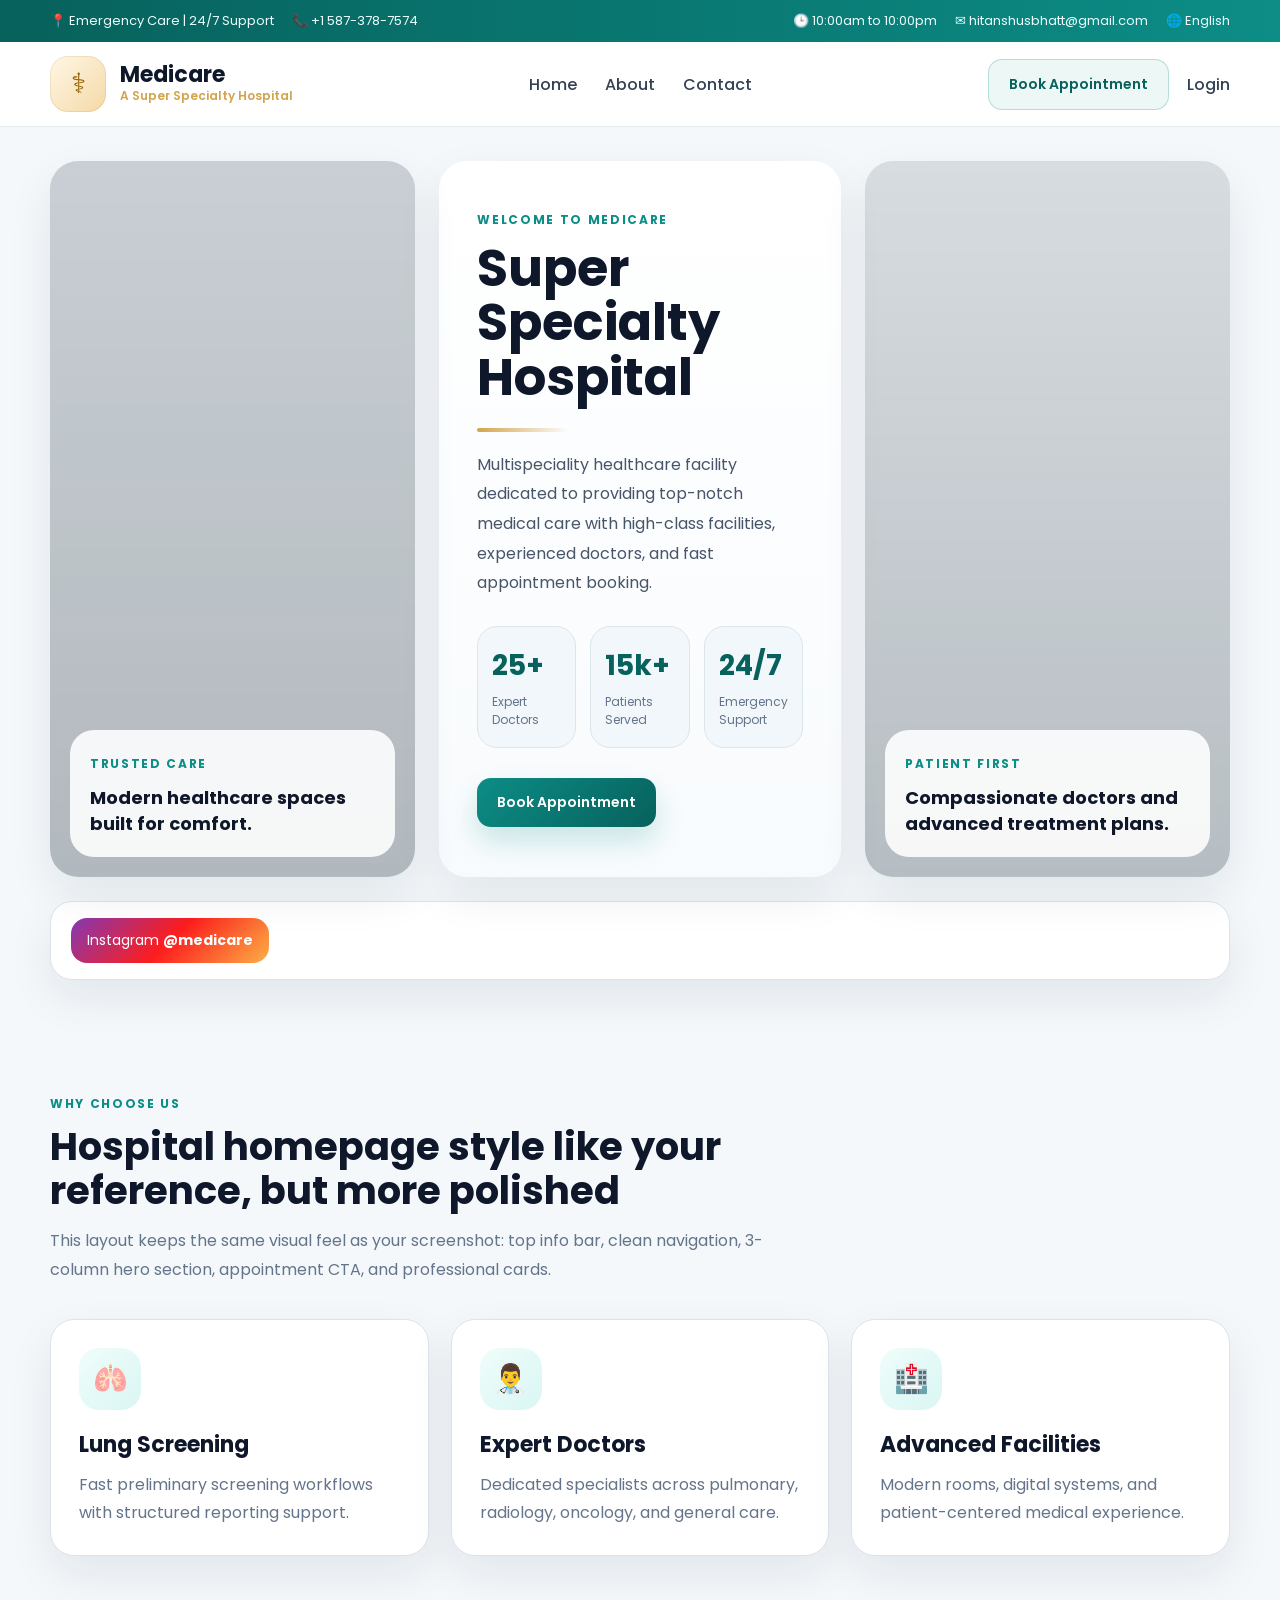
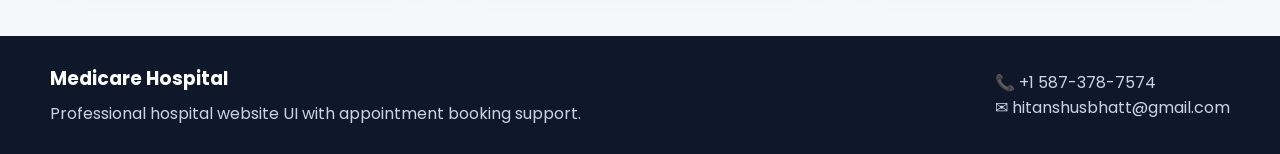
<file: frontend/index.html>
<!DOCTYPE html>
<html lang="en">
<head>
  <meta charset="UTF-8" />
  <meta name="viewport" content="width=device-width, initial-scale=1.0" />
  <title>Medicare | Super Specialty Hospital</title>
  <link rel="preconnect" href="https://fonts.googleapis.com">
  <link rel="preconnect" href="https://fonts.gstatic.com" crossorigin>
  <link href="https://fonts.googleapis.com/css2?family=Poppins:wght@300;400;500;600;700;800&display=swap" rel="stylesheet">
  <link rel="stylesheet" href="index.css" />
</head>
<body>
  <div class="top-strip">
    <div class="container top-strip-inner">
      <div class="top-left">
        <span>📍 Emergency Care | 24/7 Support</span>
        <span>📞 +1 587-378-7574</span>
      </div>
      <div class="top-right">
        <span>🕒 10:00am to 10:00pm</span>
        <span>✉ hitanshusbhatt@gmail.com</span>
        <span>🌐 English</span>
      </div>
    </div>
  </div>

  <header class="header">
    <div class="container nav-wrap">
      <div class="brand">
        <div class="brand-mark">⚕</div>
        <div>
          <h1>Medicare</h1>
          <p>A Super Specialty Hospital</p>
        </div>
      </div>

      <nav class="nav">
        <a href="#home">Home</a>
        <a href="#about">About</a>
        <a href="#contact">Contact</a>
      </nav>

      <div class="nav-actions">
        <a href="book_appointments.html" class="btn btn-outline">Book Appointment</a>
        <a href="login.html" class="login-link">Login</a>
      </div>
    </div>
  </header>

  <main>
    <section class="hero" id="home">
      <div class="container hero-grid">
        <article class="hero-card image-card left-image">
          <div class="image-overlay">
            <span class="mini-badge">Trusted Care</span>
            <h3>Modern healthcare spaces built for comfort.</h3>
          </div>
        </article>

        <article class="hero-card center-card">
          <span class="section-kicker">WELCOME TO MEDICARE</span>
          <h2>Super Specialty Hospital</h2>
          <div class="hero-divider"></div>
          <p>
            Multispeciality healthcare facility dedicated to providing top-notch
            medical care with high-class facilities, experienced doctors, and
            fast appointment booking.
          </p>

          <div class="hero-stats">
            <div>
              <strong>25+</strong>
              <span>Expert Doctors</span>
            </div>
            <div>
              <strong>15k+</strong>
              <span>Patients Served</span>
            </div>
            <div>
              <strong>24/7</strong>
              <span>Emergency Support</span>
            </div>
          </div>

          <div class="hero-actions">
            <a href="book_appointments.html" class="btn btn-primary">Book Appointment</a>
            
          </div>
        </article>

        <article class="hero-card image-card right-image">
          <div class="image-overlay align-end">
            <span class="mini-badge">Patient First</span>
            <h3>Compassionate doctors and advanced treatment plans.</h3>
          </div>
        </article>
      </div>
    </section>

    <section class="social-bar">
      <div class="container social-wrap">
        <div class="social-pill instagram">Instagram <strong>@medicare</strong></div>
      </div>
    </section>

    <section class="services section" id="about">
      <div class="container">
        <div class="section-head">
          <span class="section-kicker">WHY CHOOSE US</span>
          <h2>Hospital homepage style like your reference, but more polished</h2>
          <p>
            This layout keeps the same visual feel as your screenshot: top info bar,
            clean navigation, 3-column hero section, appointment CTA, and professional cards.
          </p>
        </div>

        <div class="service-grid">
          <article class="service-card">
            <div class="service-icon">🫁</div>
            <h3>Lung Screening</h3>
            <p>Fast preliminary screening workflows with structured reporting support.</p>
          </article>
          <article class="service-card">
            <div class="service-icon">👨‍⚕️</div>
            <h3>Expert Doctors</h3>
            <p>Dedicated specialists across pulmonary, radiology, oncology, and general care.</p>
          </article>
          <article class="service-card">
            <div class="service-icon">🏥</div>
            <h3>Advanced Facilities</h3>
            <p>Modern rooms, digital systems, and patient-centered medical experience.</p>
          </article>
        </div>
      </div>
    </section>
  </main>

  <footer class="footer" id="contact">
    <div class="container footer-wrap">
      <div>
        <h3>Medicare Hospital</h3>
        <p>Professional hospital website UI with appointment booking support.</p>
      </div>
      <div>
        <p>📞 +1 587-378-7574</p>
        <p>✉ hitanshusbhatt@gmail.com</p>
      </div>
    </div>
  </footer>
</body>
</html>
</file>
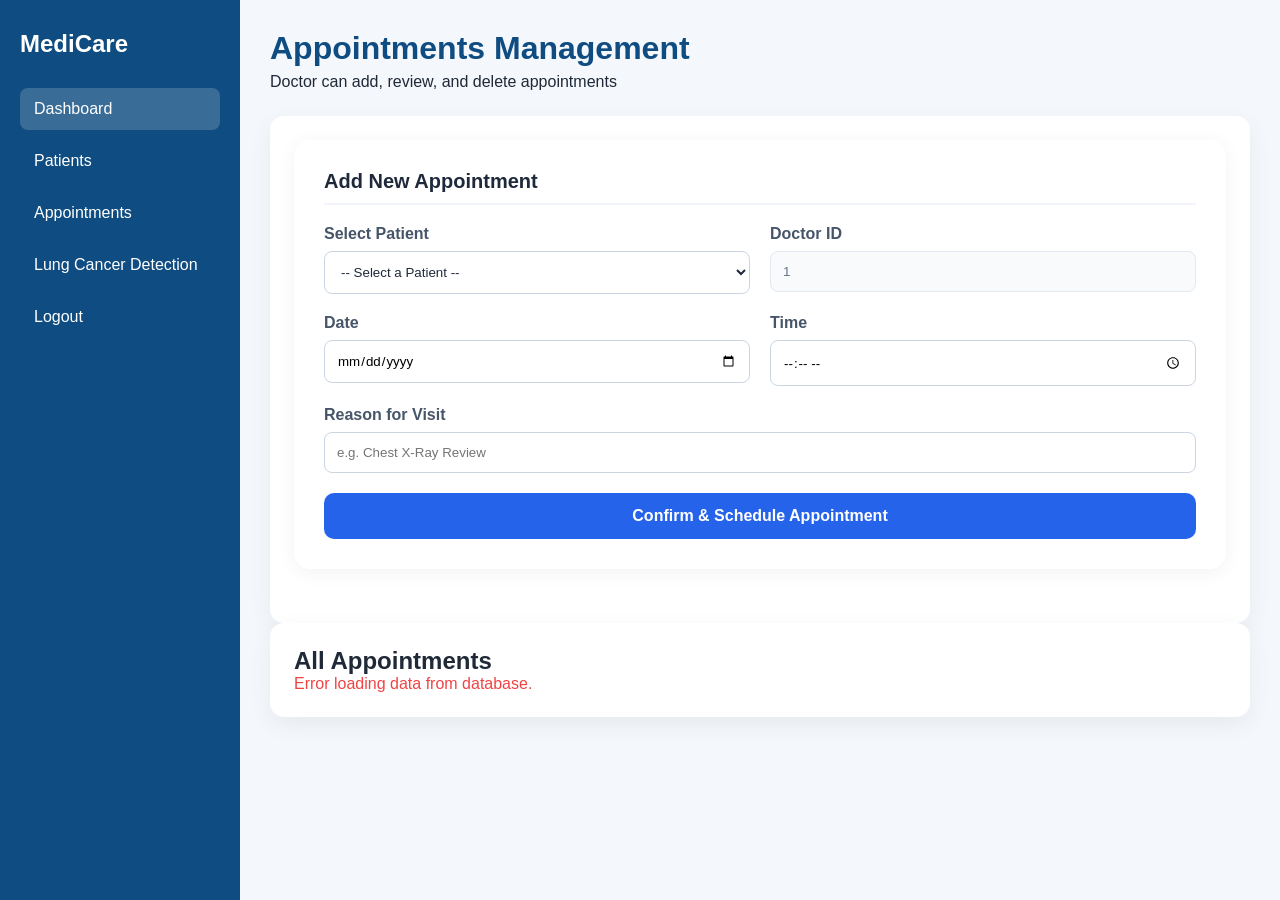
<file: frontend/appointments.html>
<!DOCTYPE html>
<html lang="en">
<head>
  <meta charset="UTF-8" />
  <meta name="viewport" content="width=device-width, initial-scale=1.0" />
  <title>Appointments</title>
  <link rel="stylesheet" href="appointment.css" />
</head>
<body onload="renderAppointments()">
  <div class="layout">
    <aside class="sidebar">
      <h2>MediCare</h2>
      <a href="home.html" class="active">Dashboard</a>
      <a href="patients.html">Patients</a>
      <a href="appointments.html">Appointments</a>
      <a href="detection.html">Lung Cancer Detection</a>
      <a href="login.html">Logout</a>
    </aside>

    <main class="main-content">
      <header class="dashboard-header">
        <h1>Appointments Management</h1>
        <p>Doctor can add, review, and delete appointments</p>
      </header>

      <div class="panel">
       <div class="section-card" style="background: white; padding: 30px; border-radius: 16px; box-shadow: 0 4px 20px rgba(0,0,0,0.05); margin-bottom: 30px;">
    <h2 style="margin-top: 0; margin-bottom: 20px; color: #1e293b; font-size: 1.25rem; border-bottom: 2px solid #f1f5f9; padding-bottom: 10px;">
        Add New Appointment
    </h2>
    
    <form id="appointmentForm" onsubmit="addAppointment(event)" style="display: grid; grid-template-columns: 1fr 1fr; gap: 20px;">
        
        <div class="form-group">
            <label style="display: block; margin-bottom: 8px; font-weight: 600; color: #475569;">Select Patient</label>
            <select id="patientSelect" required style="width: 100%; padding: 12px; border: 1px solid #cbd5e1; border-radius: 8px; background: white; color: #1e293b;">
                <option value="">-- Select a Patient --</option>
            </select>
        </div>

        <div class="form-group">
            <label style="display: block; margin-bottom: 8px; font-weight: 600; color: #475569;">Doctor ID</label>
            <input type="number" id="doctorId" value="1" readonly 
                   style="width: 100%; padding: 12px; border: 1px solid #e2e8f0; border-radius: 8px; background: #f8fafc; color: #64748b; cursor: not-allowed;">
        </div>

        <div class="form-group">
            <label style="display: block; margin-bottom: 8px; font-weight: 600; color: #475569;">Date</label>
            <input type="date" id="appointmentDate" required 
                   style="width: 100%; padding: 12px; border: 1px solid #cbd5e1; border-radius: 8px;">
        </div>

        <div class="form-group">
            <label style="display: block; margin-bottom: 8px; font-weight: 600; color: #475569;">Time</label>
            <input type="time" id="appointmentTime" required 
                   style="width: 100%; padding: 12px; border: 1px solid #cbd5e1; border-radius: 8px;">
        </div>

        <div class="form-group" style="grid-column: span 2;">
            <label style="display: block; margin-bottom: 8px; font-weight: 600; color: #475569;">Reason for Visit</label>
            <input type="text" id="appointmentReason" placeholder="e.g. Chest X-Ray Review" required 
                   style="width: 100%; padding: 12px; border: 1px solid #cbd5e1; border-radius: 8px;">
        </div>

        <button type="submit" 
                style="grid-column: span 2; background: #2563eb; color: white; padding: 14px; border: none; border-radius: 10px; cursor: pointer; font-size: 1rem; font-weight: 600; transition: background 0.3s ease;">
            Confirm & Schedule Appointment
        </button>
    </form>
</div>
      </div>

      <div class="panel">
        <h2>All Appointments</h2>
        <div id="appointmentsList" class="appointments-list"></div>
      </div>
    </main>
  </div>

  <script src="appointments.js"></script>
</body>
</html>
</file>
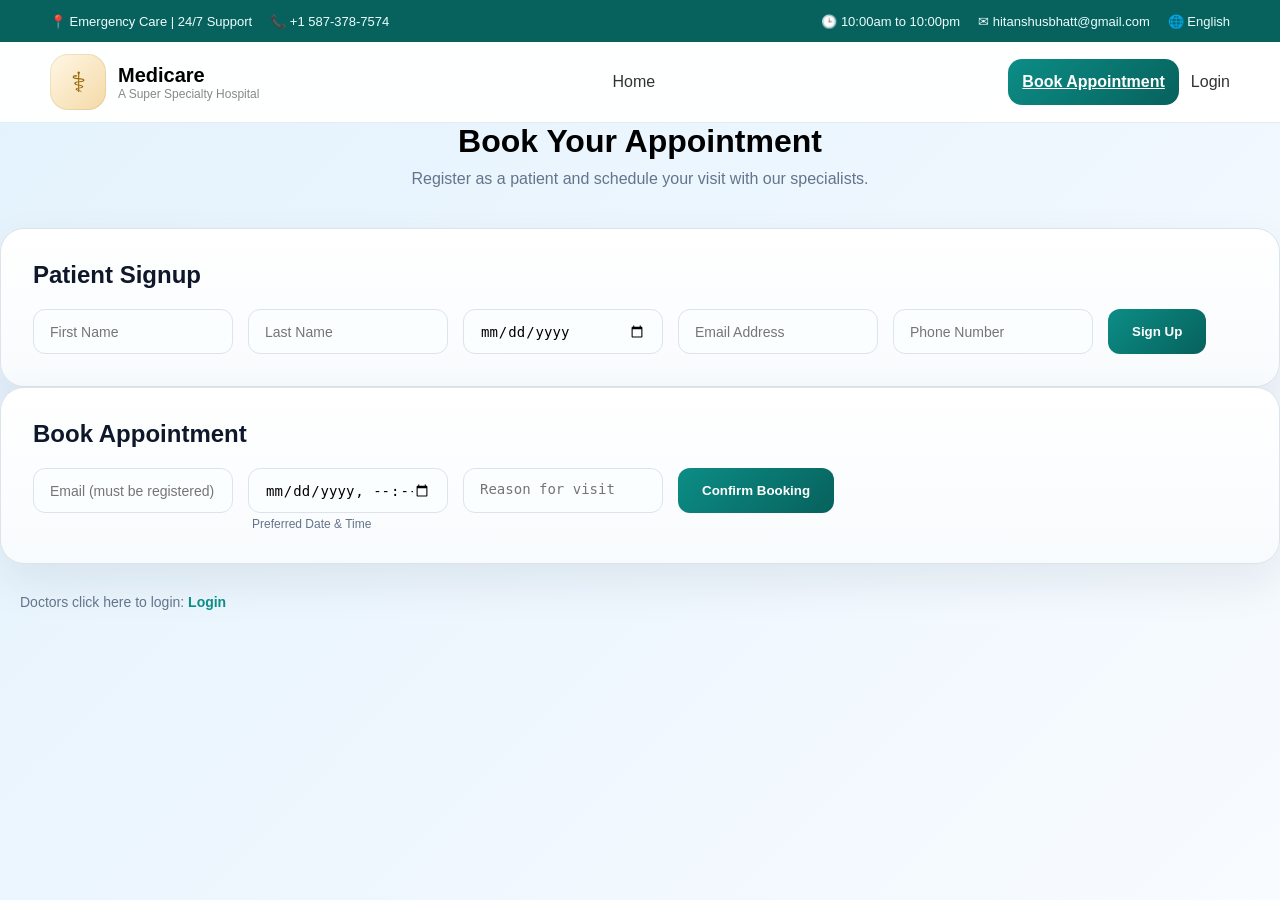
<file: frontend/book_appointments.html>
<!DOCTYPE html>
<html lang="en">
<head>
    <meta charset="UTF-8">
    <title>MediCare - Signup & Booking</title>
    <link rel="stylesheet" href="book_appointments.css">
</head>
<body>
    <div class="top-strip">
     <div class="container top-strip-inner">
      <div class="top-left">
        <span>📍 Emergency Care | 24/7 Support</span>
        <span>📞 +1 587-378-7574</span>
      </div>
      <div class="top-right">
        <span>🕒 10:00am to 10:00pm</span>
        <span>✉ hitanshusbhatt@gmail.com</span>
        <span>🌐 English</span>
      </div>
    </div>
  </div>

  <header class="header">
    <div class="container nav-wrap">
      <div class="brand">
        <div class="brand-mark">⚕</div>
        <div>
          <h1>Medicare</h1>
          <p>A Super Specialty Hospital</p>
        </div>
      </div>

      <nav class="nav">
        <a href="index.html">Home</a>
      </nav>

      <div class="nav-actions">
        <a href="book_appointments.html" class="btn btn-outline">Book Appointment</a>
        <a href="login.html" class="login-link">Login</a>
      </div>
    </div>
  </header>

<div class="section-head">
  <h2>Book Your Appointment</h2>
  <p>Register as a patient and schedule your visit with our specialists.</p>
</div>

<div class="booking-container">
    <h2>Patient Signup</h2>
    <form id="signupForm">
        <input type="text" id="s_firstName" placeholder="First Name" required>
        <input type="text" id="s_lastName" placeholder="Last Name" required>
        <input type="date" id="s_dob" required>
        <input type="email" id="s_email" placeholder="Email Address" required>
        <input type="tel" id="s_phone" placeholder="Phone Number" required>

        <button type="submit" class="btn">Sign Up</button>
    </form>
</div>

<div class="booking-container">
    <h2>Book Appointment</h2>
    <form id="appointmentForm">
        <input type="email" id="email" placeholder="Email (must be registered)" required>

        <div class="date-group">
            <label for="preferred-date">Preferred Date & Time</label>
            <input type="datetime-local" id="preferred-date">
        </div>

        <textarea id="reason" placeholder="Reason for visit"></textarea>

        <button type="submit" class="btn">Confirm Booking</button>
    </form>

</div>

<p class="doctor-login-text">
    Doctors click here to login: <a href="login.html">Login</a>
</p>
<script>
/* ================= SIGNUP ================= */
document.getElementById('signupForm').addEventListener('submit', async (e) => {
    e.preventDefault();

    const signupData = {
        first_name: document.getElementById('s_firstName').value,
        last_name: document.getElementById('s_lastName').value,
        dob: document.getElementById('s_dob').value,
        email: document.getElementById('s_email').value,
        phone: document.getElementById('s_phone').value
    };

    try {
        const res = await fetch('http://127.0.0.1:8000/create-patient', {
            method: 'POST',
            headers: { 'Content-Type': 'application/json' },
            body: JSON.stringify(signupData)
        });

        const data = await res.json();

        if (res.ok) {
            alert("Signup successful! Now book appointment.");
        } else {
            alert("Signup failed: " + data.detail);
        }

    } catch (err) {
        console.error(err);
        alert("Signup error");
    }
});


/* ================= BOOKING ================= */
document.getElementById('appointmentForm').addEventListener('submit', async (e) => {
    e.preventDefault();

    const bookingData = {
        email: document.getElementById('email').value,
        appointment_time: document.getElementById('apptTime').value.replace('T', ' ') + ":00",
        reason: document.getElementById('reason').value
    };

    try {
        const res = await fetch('http://127.0.0.1:8000/public-book-appointment', {
            method: 'POST',
            headers: { 'Content-Type': 'application/json' },
            body: JSON.stringify(bookingData)
        });

        const data = await res.json();

        if (res.ok) {
            alert("Appointment booked successfully!");
        } else {
            alert("Booking failed: " + data.detail);
        }

    } catch (err) {
        console.error(err);
        alert("Booking error");
    }
});
</script>

</body>
</html>
</file>
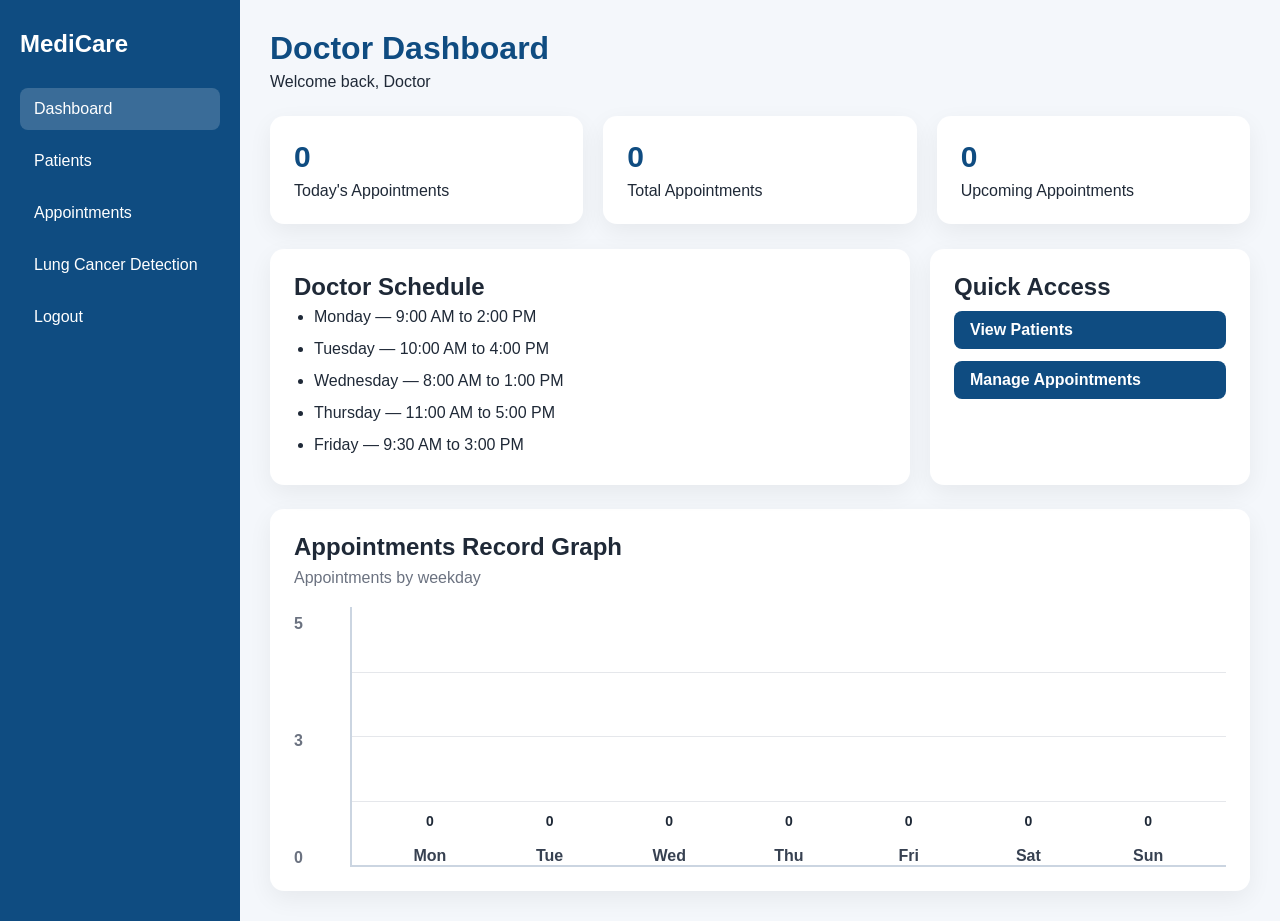
<file: frontend/home.html>
<!DOCTYPE html>
<html lang="en">
<head>
  <meta charset="UTF-8" />
  <meta name="viewport" content="width=device-width, initial-scale=1.0" />
  <title>Doctor Dashboard</title>
  <link rel="stylesheet" href="style.css" />
</head>
<body onload="loadDashboard()">
  <div class="layout">
    <aside class="sidebar">
      <h2>MediCare</h2>
      <a href="home.html" class="active">Dashboard</a>
      <a href="patients.html">Patients</a>
      <a href="appointments.html">Appointments</a>
      <a href="detection.html">Lung Cancer Detection</a>
      <a href="login.html">Logout</a>
    </aside>

    <main class="main-content">
      <header class="dashboard-header">
        <h1>Doctor Dashboard</h1>
        <p>Welcome back, Doctor</p>
      </header>

      <section class="stats">
  <div class="stat-card" onclick="toggleAppointments()" style="cursor: pointer;">
    <h3 id="todayAppointments">0</h3> 
    <p>Today's Appointments</p>
  </div>

  <div class="stat-card">
    <h3 id="totalAppointments">0</h3>
    <p>Total Appointments</p>
  </div>
  <div class="stat-card">
    <h3 id="futureAppointments">0</h3>
    <p>Upcoming Appointments</p>
  </div>
</section>
 <div id="expanded-appointments" class="panel" style="display: none; margin-top: 20px;">
    <h2>Scheduled for Today</h2>
    <table class="data-table">
        <thead>
            <tr>
                <th>Time</th>
                <th>Patient</th>
                <th>Contact</th>
                <th>Reason</th>
                <th>Actions</th>
            </tr>
        </thead>
        <tbody id="appointment-list"></tbody>
    </table>
</div>


      <section class="content-grid">
        <div class="panel">
          <h2>Doctor Schedule</h2>
          <ul class="schedule-list">
            <li>Monday — 9:00 AM to 2:00 PM</li>
            <li>Tuesday — 10:00 AM to 4:00 PM</li>
            <li>Wednesday — 8:00 AM to 1:00 PM</li>
            <li>Thursday — 11:00 AM to 5:00 PM</li>
            <li>Friday — 9:30 AM to 3:00 PM</li>
          </ul>
        </div>

        <div class="panel">
          <h2>Quick Access</h2>
          <div class="quick-links">
            <a class="btn small-btn" href="patients.html">View Patients</a>
            <a class="btn small-btn" href="appointments.html">Manage Appointments</a>
          </div>
        </div>
      </section>

      <section class="panel dashboard-section">
  <h2>Appointments Record Graph</h2>
  <p class="graph-note">Appointments by weekday</p>

  <div class="week-chart">
    <div class="chart-y-axis">
      <span id="yMax">5</span>
      <span id="yMid">3</span>
      <span>0</span>
    </div>

    <div class="chart-box">
      <div class="chart-grid-line top-line"></div>
      <div class="chart-grid-line mid-line"></div>
      <div class="chart-grid-line low-line"></div>

      <div class="chart-bars">
        <div class="chart-day">
          <div class="chart-value" id="valMon">0</div>
          <div class="chart-bar" id="barMon"></div>
          <div class="chart-label">Mon</div>
        </div>

        <div class="chart-day">
          <div class="chart-value" id="valTue">0</div>
          <div class="chart-bar" id="barTue"></div>
          <div class="chart-label">Tue</div>
        </div>

        <div class="chart-day">
          <div class="chart-value" id="valWed">0</div>
          <div class="chart-bar" id="barWed"></div>
          <div class="chart-label">Wed</div>
        </div>

        <div class="chart-day">
          <div class="chart-value" id="valThu">0</div>
          <div class="chart-bar" id="barThu"></div>
          <div class="chart-label">Thu</div>
        </div>

        <div class="chart-day">
          <div class="chart-value" id="valFri">0</div>
          <div class="chart-bar" id="barFri"></div>
          <div class="chart-label">Fri</div>
        </div>

        <div class="chart-day">
          <div class="chart-value" id="valSat">0</div>
          <div class="chart-bar" id="barSat"></div>
          <div class="chart-label">Sat</div>
        </div>

        <div class="chart-day">
          <div class="chart-value" id="valSun">0</div>
          <div class="chart-bar" id="barSun"></div>
          <div class="chart-label">Sun</div>
        </div>
      </div>
    </div>
  </div>
</section>
</main>
</div>
</body>
<script src="home.js"></script>
</html>
</file>
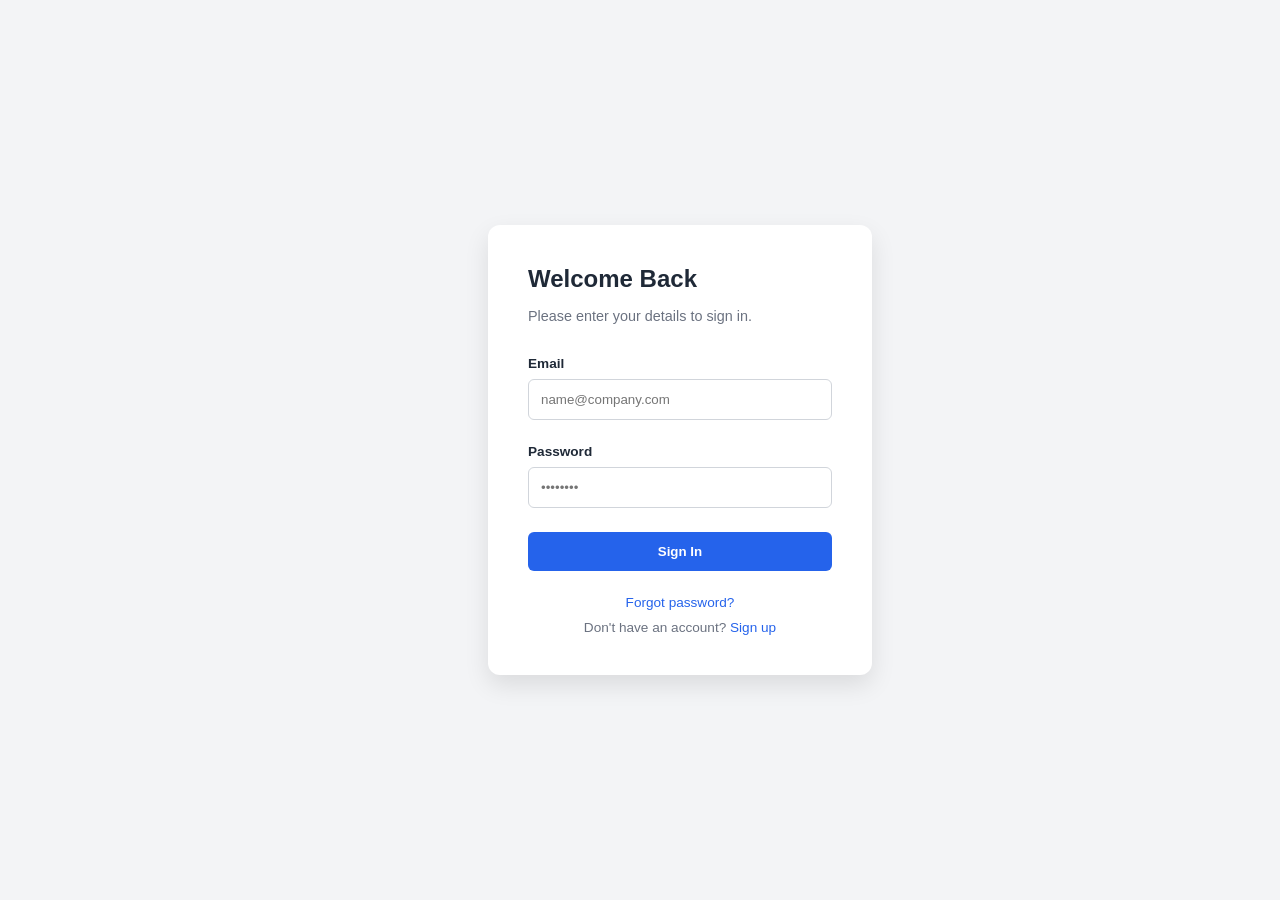
<file: frontend/login.html>
<!DOCTYPE html>
<html lang="en">
<head>
    <meta charset="UTF-8">
    <meta name="viewport" content="width=device-width, initial-scale=1.0">
    <title>Login | Secure Portal</title>
    <link rel="stylesheet" href="login.css">
</head>
<body>
    <div class="login-container">
        <form id="loginForm" class="login-card">
            <h2>Welcome Back</h2>
            <p>Please enter your details to sign in.</p>
            
            <div class="input-group">
                <label for="email">Email</label>
                <input type="email" id="email" placeholder="name@company.com" required>
            </div>

            <div class="input-group">
                <label for="password">Password</label>
                <input type="password" id="password" placeholder="••••••••" required>
            </div>

            <button type="submit" class="login-btn">Sign In</button>
            
            <div class="footer-links">
                <a href="#">Forgot password?</a>
                <span>Don't have an account? <a href="signup.html">Sign up</a></span>
            
            </div>
        </form>
    </div>
    <script src="login.js"></script>
</body>
</html>
</file>
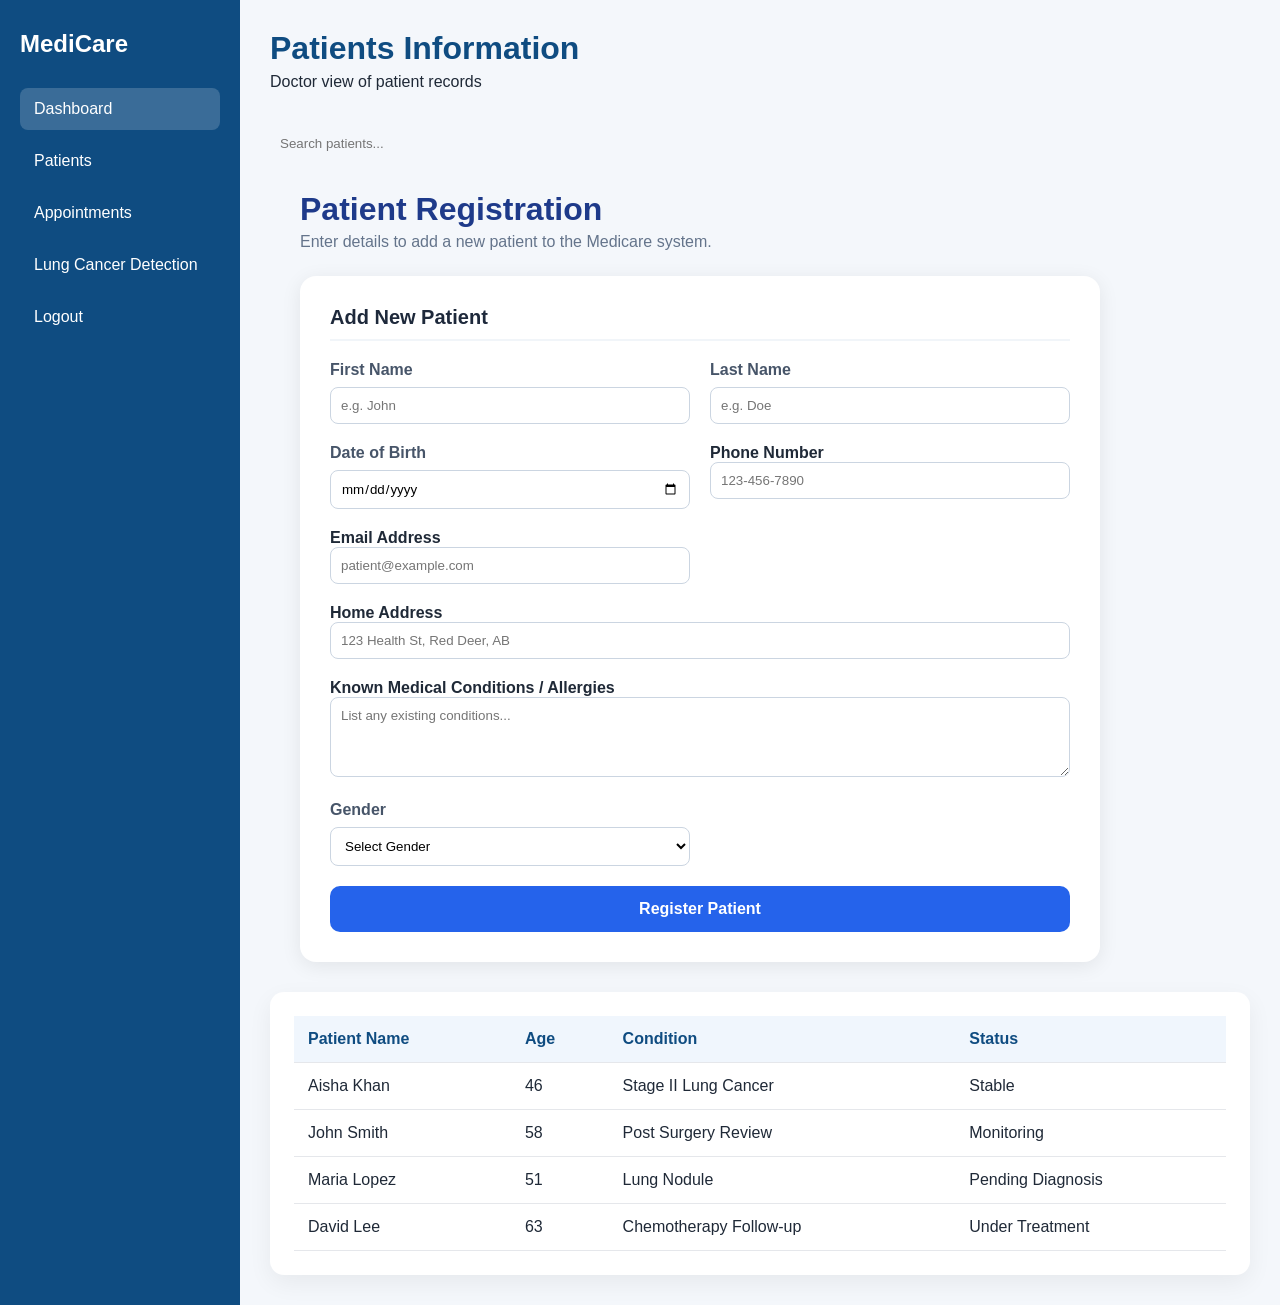
<file: frontend/patients.html>
<!DOCTYPE html>
<html lang="en">
<head>
  <meta charset="UTF-8" />
  <meta name="viewport" content="width=device-width, initial-scale=1.0" />
  <title>Patients Information</title>
  <link rel="stylesheet" href="style.css" />
</head>
<body>
  <div class="layout">
    <aside class="sidebar">
      <h2>MediCare</h2>
      <a href="home.html" class="active">Dashboard</a>
      <a href="patients.html">Patients</a>
      <a href="appointments.html">Appointments</a>
      <a href="detection.html">Lung Cancer Detection</a>
      <a href="login.html">Logout</a>
    </aside>

    <main class="main-content">
      <header class="dashboard-header">
        <h1>Patients Information</h1>
        <p>Doctor view of patient records</p>
      </header>

      <input type="text" id="patientSearch" placeholder="Search patients..." 
       style="padding: 10px; border-radius: 8px; border: 1px solid var(--border); background: var(--surface); color: black; margin-top: 10px;">
      
      <div class="main-content">
    <div class="header" style="margin-bottom: 25px;">
        <h1 style="color: #1e3a8a; font-size: 2rem; margin-bottom: 5px;">Patient Registration</h1>
        <p style="color: #64748b;">Enter details to add a new patient to the Medicare system.</p>
    </div>

    <div class="form-card" style="background: white; padding: 30px; border-radius: 16px; box-shadow: 0 4px 20px rgba(0, 0, 0, 0.08); max-width: 800px;">
        <h2 style="margin-top: 0; margin-bottom: 20px; color: #1e293b; font-size: 1.25rem; border-bottom: 2px solid #f1f5f9; padding-bottom: 10px;">
            Add New Patient
        </h2>
        
        <form id="registerPatientForm" onsubmit="registerPatient(event)" style="display: grid; grid-template-columns: 1fr 1fr; gap: 20px;">
            
            <div class="form-group">
                <label style="display: block; margin-bottom: 8px; font-weight: 600; color: #475569;">First Name</label>
                <input type="text" id="firstName" placeholder="e.g. John" required 
                       style="width: 100%; padding: 10px; border: 1px solid #cbd5e1; border-radius: 8px; outline: none;">
            </div>

            <div class="form-group">
                <label style="display: block; margin-bottom: 8px; font-weight: 600; color: #475569;">Last Name</label>
                <input type="text" id="lastName" placeholder="e.g. Doe" required 
                       style="width: 100%; padding: 10px; border: 1px solid #cbd5e1; border-radius: 8px; outline: none;">
            </div>

            <div class="form-group">
                <label style="display: block; margin-bottom: 8px; font-weight: 600; color: #475569;">Date of Birth</label>
                <input type="date" id="dob" required 
                       style="width: 100%; padding: 10px; border: 1px solid #cbd5e1; border-radius: 8px;">
            </div>

            <div class="form-group">
    <label style="font-weight: 600;">Phone Number</label>
    <input type="text" id="phone" placeholder="123-456-7890" required style="width: 100%; padding: 10px; border: 1px solid #cbd5e1; border-radius: 8px;">
</div>
<div class="form-group">
    <label style="font-weight: 600;">Email Address</label>
    <input type="email" id="email" placeholder="patient@example.com" required style="width: 100%; padding: 10px; border: 1px solid #cbd5e1; border-radius: 8px;">
</div>

<div class="form-group" style="grid-column: span 2;">
    <label style="font-weight: 600;">Home Address</label>
    <input type="text" id="address" placeholder="123 Health St, Red Deer, AB" required style="width: 100%; padding: 10px; border: 1px solid #cbd5e1; border-radius: 8px;">
</div>

<div class="form-group" style="grid-column: span 2;">
    <label style="font-weight: 600;">Known Medical Conditions / Allergies</label>
    <textarea id="other_conditions" placeholder="List any existing conditions..." style="width: 100%; padding: 10px; border: 1px solid #cbd5e1; border-radius: 8px; height: 80px;"></textarea>
</div>

            <div class="form-group">
                <label style="display: block; margin-bottom: 8px; font-weight: 600; color: #475569;">Gender</label>
                <select id="gender" required style="width: 100%; padding: 10px; border: 1px solid #cbd5e1; border-radius: 8px; background: white;">
                    <option value="">Select Gender</option>
                    <option value="Male">Male</option>
                    <option value="Female">Female</option>
                    <option value="Other">Other</option>
                </select>
            </div>


            <button type="submit" 
                    style="grid-column: span 2; background: #2563eb; color: white; padding: 14px; border: none; border-radius: 10px; cursor: pointer; font-size: 1rem; font-weight: 600; transition: background 0.2s;">
                Register Patient
            </button>
        </form>
    </div>
</div>
                

       <div class="panel">
        <table class="data-table">
          <thead>
            <tr>
              <th>Patient Name</th>
              <th>Age</th>
              <th>Condition</th>
              <th>Status</th>
            </tr>
          </thead>
          <tbody>
            <tr>
              <td>Aisha Khan</td>
              <td>46</td>
              <td>Stage II Lung Cancer</td>
              <td>Stable</td>
            </tr>
            <tr>
              <td>John Smith</td>
              <td>58</td>
              <td>Post Surgery Review</td>
              <td>Monitoring</td>
            </tr>
            <tr>
              <td>Maria Lopez</td>
              <td>51</td>
              <td>Lung Nodule</td>
              <td>Pending Diagnosis</td>
            </tr>
            <tr>
              <td>David Lee</td>
              <td>63</td>
              <td>Chemotherapy Follow-up</td>
              <td>Under Treatment</td>
            </tr>
          </tbody>
        </table>
      </div>
    </main>
  </div>
</body>
<script src="patients.js"></script>
</html>
</file>
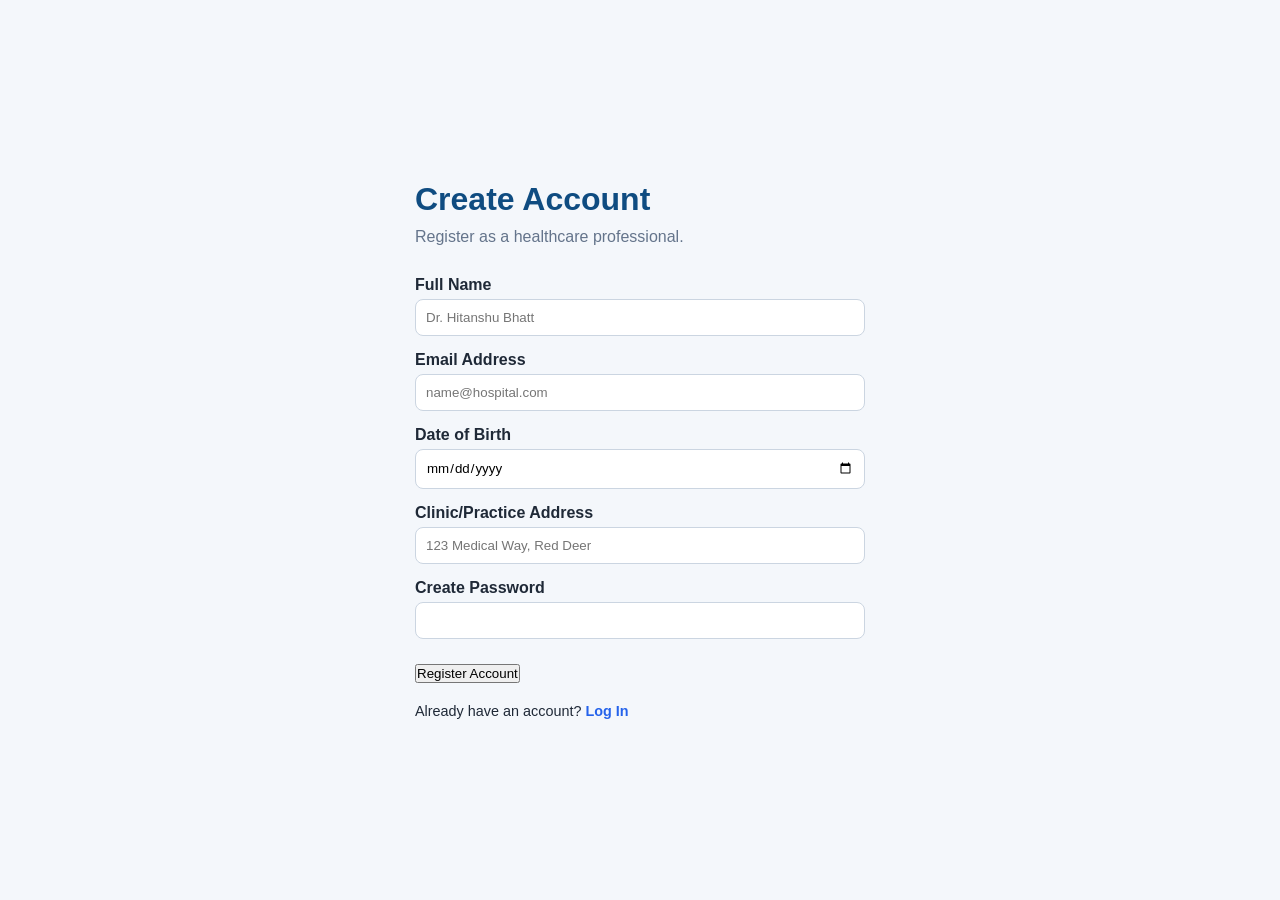
<file: frontend/signup.html>
<!DOCTYPE html>
<html lang="en">
<head>
    <meta charset="UTF-8">
    <meta name="viewport" content="width=device-width, initial-scale=1.0">
    <title>MediCare | Doctor Registration</title>
    <link rel="stylesheet" href="style.css">
</head>
<body style="background-color: #f4f7fb; display: flex; justify-content: center; align-items: center; min-height: 100vh; margin: 0;">

    <div class="detection-container" style="max-width: 450px; width: 90%;">
        <h1 style="color: #0f4c81; margin-bottom: 10px;">Create Account</h1>
        <p style="color: #64748b; margin-bottom: 30px;">Register as a healthcare professional.</p>

        <form id="signupForm" style="text-align: left;">
            <div style="margin-bottom: 15px;">
                <label style="display: block; font-weight: 600; margin-bottom: 5px;">Full Name</label>
                <input type="text" id="fullName" class="styled-input-field" placeholder="Dr. Hitanshu Bhatt" required style="width: 100%; padding: 10px; border: 1px solid #cbd5e1; border-radius: 8px;">
            </div>

            <div style="margin-bottom: 15px;">
                <label style="display: block; font-weight: 600; margin-bottom: 5px;">Email Address</label>
                <input type="email" id="email" class="styled-input-field" placeholder="name@hospital.com" required style="width: 100%; padding: 10px; border: 1px solid #cbd5e1; border-radius: 8px;">
            </div>

            <div style="margin-bottom: 15px; display: flex; gap: 10px;">
                <div style="flex: 1;">
                    <label style="display: block; font-weight: 600; margin-bottom: 5px;">Date of Birth</label>
                    <input type="date" id="dob" required style="width: 100%; padding: 10px; border: 1px solid #cbd5e1; border-radius: 8px;">
                </div>
            </div>

            <div style="margin-bottom: 15px;">
                <label style="display: block; font-weight: 600; margin-bottom: 5px;">Clinic/Practice Address</label>
                <input type="text" id="address" placeholder="123 Medical Way, Red Deer" required style="width: 100%; padding: 10px; border: 1px solid #cbd5e1; border-radius: 8px;">
            </div>

            <div style="margin-bottom: 25px;">
                <label style="display: block; font-weight: 600; margin-bottom: 5px;">Create Password</label>
                <input type="password" id="password" required style="width: 100%; padding: 10px; border: 1px solid #cbd5e1; border-radius: 8px;">
            </div>

            <button type="submit" class="btn-primary">Register Account</button>
        </form>

        <p style="margin-top: 20px; font-size: 0.9rem;">
            Already have an account? <a href="login.html" style="color: #2563eb; font-weight: 600; text-decoration: none;">Log In</a>
        </p>
    </div>

    <script src="signup.js"></script>
</body>
</html>
</file>
<file: frontend/index.css>
:root {
  --primary: #0c8d86;
  --primary-dark: #07615c;
  --gold: #d4a44b;
  --accent: #0f172a;
  --muted: #64748b;
  --light: #f8fafc;
  --line: #dbe4ea;
  --white: #ffffff;
  --shadow: 0 18px 45px rgba(15, 23, 42, 0.08);
}

* {
  box-sizing: border-box;
}

html {
  scroll-behavior: smooth;
}

body {
  margin: 0;
  font-family: "Poppins", sans-serif;
  color: var(--accent);
  background: #f4f8fb;
}

img {
  max-width: 100%;
  display: block;
}

.container {
  width: min(1180px, calc(100% - 32px));
  margin: 0 auto;
}

.top-strip {
  background: linear-gradient(90deg, var(--primary-dark), var(--primary));
  color: #ecfeff;
  font-size: 13px;
}

.top-strip-inner,
.top-left,
.top-right,
.nav-wrap,
.social-wrap,
.footer-wrap {
  display: flex;
  align-items: center;
}

.top-strip-inner {
  justify-content: space-between;
  gap: 16px;
  min-height: 42px;
}

.top-left,
.top-right {
  gap: 18px;
  flex-wrap: wrap;
}

.header {
  position: sticky;
  top: 0;
  z-index: 30;
  background: rgba(255, 255, 255, 0.95);
  backdrop-filter: blur(10px);
  border-bottom: 1px solid rgba(219, 228, 234, 0.7);
}

.nav-wrap {
  justify-content: space-between;
  min-height: 84px;
  gap: 20px;
}

.brand {
  display: flex;
  align-items: center;
  gap: 14px;
}

.brand-mark {
  width: 56px;
  height: 56px;
  border-radius: 18px;
  display: grid;
  place-items: center;
  background: linear-gradient(135deg, #fff7e6, #f4d9a6);
  color: #946200;
  font-size: 28px;
  box-shadow: inset 0 0 0 1px rgba(148, 98, 0, 0.12);
}

.brand h1,
.brand p,
.section-head h2,
.section-head p,
.service-card h3,
.service-card p,
.appointment-copy h2,
.appointment-copy p,
.footer h3,
.footer p {
  margin: 0;
}

.brand h1 {
  font-size: 22px;
  line-height: 1.1;
}

.brand p {
  color: var(--gold);
  font-size: 12px;
  font-weight: 600;
}

.nav {
  display: flex;
  align-items: center;
  gap: 28px;
}

.nav a,
.login-link {
  text-decoration: none;
  color: #334155;
  font-weight: 500;
}

.nav a:hover,
.login-link:hover {
  color: var(--primary);
}

.nav-actions {
  display: flex;
  align-items: center;
  gap: 18px;
}

.btn {
  display: inline-flex;
  align-items: center;
  justify-content: center;
  gap: 8px;
  text-decoration: none;
  border: none;
  border-radius: 14px;
  padding: 14px 20px;
  font-size: 14px;
  font-weight: 600;
  cursor: pointer;
  transition: transform 0.22s ease, box-shadow 0.22s ease, background 0.22s ease;
}

.btn:hover {
  transform: translateY(-2px);
}

.btn-primary {
  color: var(--white);
  background: linear-gradient(135deg, var(--primary), var(--primary-dark));
  box-shadow: 0 14px 28px rgba(12, 141, 134, 0.2);
}

.btn-outline {
  color: var(--primary-dark);
  background: rgba(12, 141, 134, 0.07);
  border: 1px solid rgba(12, 141, 134, 0.25);
}

.btn-light {
  color: var(--accent);
  background: #eef5f9;
  border: 1px solid #d9e3ea;
}

.wide {
  width: 100%;
}

.hero {
  padding: 34px 0 12px;
}

.hero-grid {
  display: grid;
  grid-template-columns: 1fr 1.1fr 1fr;
  gap: 24px;
  align-items: stretch;
}

.hero-card {
  border-radius: 28px;
  overflow: hidden;
  min-height: 520px;
  box-shadow: var(--shadow);
}

.image-card {
  position: relative;
  background-size: cover;
  background-position: center;
}

.left-image {
  background-image: linear-gradient(rgba(6, 20, 31, 0.18), rgba(6, 20, 31, 0.28)), url('https://images.unsplash.com/photo-1519494026892-80bbd2d6fd0d?auto=format&fit=crop&w=1200&q=80');
}

.right-image {
  background-image: linear-gradient(rgba(6, 20, 31, 0.12), rgba(6, 20, 31, 0.26)), url('https://images.unsplash.com/photo-1576091160550-2173dba999ef?auto=format&fit=crop&w=1200&q=80');
}

.image-overlay {
  position: absolute;
  inset: auto 20px 20px 20px;
  padding: 20px;
  border-radius: 24px;
  background: rgba(255, 255, 255, 0.88);
  backdrop-filter: blur(6px);
}

.image-overlay.align-end {
  top: auto;
}

.image-overlay h3 {
  margin: 10px 0 0;
  font-size: 18px;
  line-height: 1.45;
}

.mini-badge,
.section-kicker {
  display: inline-block;
  letter-spacing: 0.14em;
  text-transform: uppercase;
  font-size: 12px;
  font-weight: 700;
  color: var(--primary);
}

.center-card {
  background: linear-gradient(180deg, #ffffff, #f8fbfd);
  padding: 50px 38px;
  display: flex;
  flex-direction: column;
  justify-content: center;
}

.center-card h2 {
  margin: 12px 0 0;
  font-size: clamp(34px, 4vw, 54px);
  line-height: 1.06;
}

.hero-divider {
  width: 92px;
  height: 4px;
  border-radius: 999px;
  margin: 24px 0 18px;
  background: linear-gradient(90deg, var(--gold), transparent);
}

.center-card p {
  margin: 0;
  color: #475569;
  font-size: 16px;
  line-height: 1.85;
}

.hero-stats {
  display: grid;
  grid-template-columns: repeat(3, 1fr);
  gap: 14px;
  margin: 28px 0 30px;
}

.hero-stats div {
  padding: 18px 14px;
  border-radius: 20px;
  background: #f1f7fa;
  border: 1px solid #dbe7ed;
}

.hero-stats strong {
  display: block;
  font-size: 28px;
  color: var(--primary-dark);
}

.hero-stats span {
  display: block;
  margin-top: 6px;
  font-size: 12px;
  color: var(--muted);
}

.hero-actions {
  display: flex;
  gap: 14px;
  flex-wrap: wrap;
}

.social-bar {
  padding: 12px 0 30px;
}

.social-wrap {
  justify-content: space-between;
  gap: 16px;
  background: #fff;
  border: 1px solid var(--line);
  border-radius: 22px;
  padding: 16px 20px;
  box-shadow: var(--shadow);
}

.social-wrap p {
  margin: 0;
  font-size: 20px;
  font-weight: 600;
  text-align: center;
}

.social-pill {
  padding: 12px 16px;
  border-radius: 16px;
  color: #fff;
  font-size: 14px;
}

.instagram {
  background: linear-gradient(135deg, #833ab4, #fd1d1d, #fcb045);
}

.youtube {
  background: linear-gradient(135deg, #ef4444, #dc2626);
}

.section {
  padding: 80px 0;
}

.section-head {
  max-width: 760px;
  margin-bottom: 34px;
}

.section-head.small-gap {
  margin-bottom: 26px;
}

.section-head h2,
.appointment-copy h2 {
  margin-top: 10px;
  font-size: clamp(28px, 3vw, 42px);
  line-height: 1.15;
}

.section-head p,
.appointment-copy p {
  margin-top: 14px;
  color: var(--muted);
  line-height: 1.8;
}

.service-grid,
.appointments-grid {
  display: grid;
  grid-template-columns: repeat(3, 1fr);
  gap: 22px;
}

.service-card,
.appointment-card,
.empty-state,
.appointment-box {
  background: var(--white);
  border: 1px solid var(--line);
  border-radius: 24px;
  box-shadow: var(--shadow);
}

.service-card {
  padding: 28px;
}

.service-icon {
  width: 62px;
  height: 62px;
  display: grid;
  place-items: center;
  border-radius: 20px;
  font-size: 28px;
  margin-bottom: 18px;
  background: linear-gradient(135deg, #effdfa, #d9f6f4);
}

.service-card h3 {
  font-size: 22px;
}

.service-card p {
  margin-top: 10px;
  line-height: 1.75;
  color: var(--muted);
}

.appointment {
  background: linear-gradient(180deg, #f7fbfd, #eef7fb);
}

.appointment-layout {
  display: grid;
  grid-template-columns: 0.9fr 1.1fr;
  gap: 26px;
  align-items: start;
}

.feature-list {
  margin: 24px 0 0;
  padding: 0;
  list-style: none;
}

.feature-list li {
  margin-bottom: 12px;
  padding-left: 30px;
  position: relative;
  color: #334155;
}

.feature-list li::before {
  content: "✓";
  position: absolute;
  left: 0;
  top: 0;
  width: 22px;
  height: 22px;
  border-radius: 50%;
  display: grid;
  place-items: center;
  background: rgba(12, 141, 134, 0.1);
  color: var(--primary-dark);
  font-size: 12px;
  font-weight: 700;
}

.appointment-box {
  padding: 26px;
}

.appointment-form {
  display: block;
}

.input-grid {
  display: grid;
  grid-template-columns: repeat(2, 1fr);
  gap: 18px;
}

.field {
  display: flex;
  flex-direction: column;
  gap: 10px;
}

.field label {
  font-size: 14px;
  font-weight: 600;
  color: #1e293b;
}

.field input,
.field select,
.field textarea {
  width: 100%;
  border: 1px solid #d4e1e8;
  border-radius: 14px;
  padding: 14px 16px;
  font: inherit;
  background: #fbfeff;
  color: #0f172a;
  outline: none;
  transition: border-color 0.2s ease, box-shadow 0.2s ease;
}

.field input:focus,
.field select:focus,
.field textarea:focus {
  border-color: rgba(12, 141, 134, 0.7);
  box-shadow: 0 0 0 4px rgba(12, 141, 134, 0.1);
}

.full-width,
.form-actions {
  margin-top: 18px;
}

.appointments-grid {
  grid-template-columns: repeat(2, 1fr);
}

.appointment-card,
.empty-state {
  padding: 22px;
}

.card-top {
  display: flex;
  justify-content: space-between;
  align-items: flex-start;
  gap: 16px;
}

.appointment-card h3,
.appointment-card p,
.card-badge,
.meta-grid span,
.empty-state p {
  margin: 0;
}

.appointment-card h3 {
  font-size: 22px;
}

.card-badge {
  padding: 8px 12px;
  border-radius: 999px;
  background: rgba(12, 141, 134, 0.1);
  color: var(--primary-dark);
  font-size: 12px;
  font-weight: 700;
}

.meta-grid {
  display: grid;
  grid-template-columns: repeat(2, 1fr);
  gap: 14px;
  margin: 18px 0;
}

.meta-grid div {
  padding: 14px;
  border-radius: 16px;
  background: #f8fbfd;
  border: 1px solid #e2edf2;
}

.meta-grid strong,
.notes strong {
  display: block;
  margin-bottom: 6px;
  font-size: 13px;
  color: var(--muted);
}

.meta-grid span,
.notes p {
  color: #0f172a;
  font-weight: 500;
}

.notes {
  padding: 16px;
  border-radius: 18px;
  background: #fffdf7;
  border: 1px solid #f5e6bf;
}

.card-actions {
  margin-top: 18px;
}

.delete-btn {
  border: none;
  background: #fff1f2;
  color: #be123c;
  padding: 12px 16px;
  border-radius: 14px;
  cursor: pointer;
  font-weight: 600;
}

.empty-state {
  text-align: center;
  grid-column: 1 / -1;
}

.empty-state h3 {
  margin: 0 0 8px;
  font-size: 24px;
}

.empty-state p {
  color: var(--muted);
  line-height: 1.7;
}

.footer {
  padding: 28px 0;
  background: #0f172a;
  color: #cbd5e1;
}

.footer-wrap {
  justify-content: space-between;
  gap: 20px;
}

.footer h3 {
  color: #fff;
  margin-bottom: 8px;
}

.toast {
  position: fixed;
  right: 18px;
  bottom: 18px;
  background: #0f172a;
  color: #fff;
  padding: 14px 16px;
  border-radius: 14px;
  box-shadow: var(--shadow);
  opacity: 0;
  transform: translateY(10px);
  pointer-events: none;
  transition: all 0.25s ease;
}

.toast.show {
  opacity: 1;
  transform: translateY(0);
}

@media (max-width: 1080px) {
  .nav {
    display: none;
  }

  .hero-grid,
  .appointment-layout,
  .service-grid {
    grid-template-columns: 1fr;
  }

  .hero-card {
    min-height: 360px;
  }

  .center-card {
    min-height: auto;
  }

  .appointments-grid {
    grid-template-columns: 1fr;
  }
}

@media (max-width: 760px) {
  .top-strip-inner,
  .nav-wrap,
  .social-wrap,
  .footer-wrap,
  .card-top {
    flex-direction: column;
    align-items: flex-start;
  }

  .hero {
    padding-top: 20px;
  }

  .center-card {
    padding: 32px 22px;
  }

  .hero-stats,
  .input-grid,
  .meta-grid {
    grid-template-columns: 1fr;
  }

  .social-wrap p {
    font-size: 17px;
  }

  .nav-actions {
    width: 100%;
    justify-content: space-between;
  }
}
</file>
<file: frontend/appointment.css>
* {
  margin: 0;
  padding: 0;
  box-sizing: border-box;
  font-family: Arial, sans-serif;
}

body {
  background: #f4f7fb;
  color: #1f2937;
}

a {
  text-decoration: none;
}

.topbar {
  background: #0f4c81;
  color: white;
  padding: 18px 40px;
  display: flex;
  justify-content: space-between;
  align-items: center;
}

.topbar nav a {
  color: white;
  margin-left: 20px;
  font-weight: 500;
}

.logo {
  font-size: 22px;
  font-weight: bold;
}

.hero {
  min-height: 85vh;
  display: flex;
  justify-content: space-between;
  align-items: center;
  padding: 60px 80px;
  gap: 40px;
  background: linear-gradient(135deg, #e8f1fb, #ffffff);
}

.hero-text {
  max-width: 600px;
}

.hero-text h1 {
  font-size: 42px;
  margin-bottom: 20px;
  color: #0f4c81;
}

.hero-text p {
  font-size: 18px;
  line-height: 1.6;
  margin-bottom: 25px;
}

.hero-card {
  background: white;
  padding: 30px;
  border-radius: 16px;
  box-shadow: 0 10px 30px rgba(0, 0, 0, 0.08);
  width: 320px;
}

.hero-card h3 {
  margin-bottom: 15px;
  color: #0f4c81;
}

.hero-card ul {
  padding-left: 20px;
  line-height: 2;
}

.features {
  display: grid;
  grid-template-columns: repeat(3, 1fr);
  gap: 24px;
  padding: 50px 80px;
}

.feature-box {
  background: white;
  padding: 25px;
  border-radius: 14px;
  box-shadow: 0 8px 24px rgba(0, 0, 0, 0.06);
}

.feature-box h3 {
  color: #0f4c81;
  margin-bottom: 10px;
}

.btn {
  display: inline-block;
  background: #0f4c81;
  color: white;
  border: none;
  padding: 12px 22px;
  border-radius: 8px;
  cursor: pointer;
  font-weight: 600;
}

.full-btn {
  width: 100%;
}

.small-btn {
  padding: 10px 16px;
}

.danger-btn {
  background: #d62828;
}

.login-page {
  min-height: 100vh;
  display: flex;
  justify-content: center;
  align-items: center;
  background: linear-gradient(135deg, #dfefff, #ffffff);
}

.login-box {
  width: 380px;
  background: white;
  padding: 35px;
  border-radius: 16px;
  box-shadow: 0 12px 30px rgba(0, 0, 0, 0.08);
}

.login-box h2 {
  color: #0f4c81;
  margin-bottom: 8px;
}

.login-box p {
  margin-bottom: 20px;
  color: #6b7280;
}

.login-box label {
  display: block;
  margin: 12px 0 6px;
  font-weight: 600;
}

.login-box input {
  width: 100%;
  padding: 12px;
  border: 1px solid #cfd8e3;
  border-radius: 8px;
  margin-bottom: 8px;
}

.back-link {
  margin-top: 15px;
}

.back-link a {
  color: #0f4c81;
}

.layout {
  display: flex;
  min-height: 100vh;
}

.sidebar {
  width: 240px;
  background: #0f4c81;
  color: white;
  padding: 30px 20px;
}

.sidebar h2 {
  margin-bottom: 30px;
}

.sidebar a {
  display: block;
  color: white;
  padding: 12px 14px;
  margin-bottom: 10px;
  border-radius: 8px;
}

.sidebar a.active,
.sidebar a:hover {
  background: rgba(255, 255, 255, 0.18);
}

.main-content {
  flex: 1;
  padding: 30px;
}

.dashboard-header {
  margin-bottom: 25px;
}

.dashboard-header h1 {
  color: #0f4c81;
  margin-bottom: 6px;
}

.stats {
  display: grid;
  grid-template-columns: repeat(3, 1fr);
  gap: 20px;
  margin-bottom: 25px;
}

.stat-card {
  background: white;
  padding: 24px;
  border-radius: 14px;
  box-shadow: 0 8px 24px rgba(0, 0, 0, 0.06);
}

.stat-card h3 {
  font-size: 30px;
  color: #0f4c81;
  margin-bottom: 8px;
}

.content-grid {
  display: grid;
  grid-template-columns: 2fr 1fr;
  gap: 20px;
}

.panel {
  background: white;
  padding: 24px;
  border-radius: 14px;
  box-shadow: 0 8px 24px rgba(0, 0, 0, 0.06);
}

.schedule-list {
  padding-left: 20px;
  line-height: 2;
}

.quick-links {
  display: flex;
  flex-direction: column;
  gap: 12px;
  margin-top: 10px;
}

.data-table {
  width: 100%;
  border-collapse: collapse;
}

.data-table th,
.data-table td {
  padding: 14px;
  border-bottom: 1px solid #e5e7eb;
  text-align: left;
}

.data-table th {
  background: #f0f6fd;
  color: #0f4c81;
}

.appointments-list {
  display: grid;
  gap: 20px;
}

.appointment-card {
  background: white;
  padding: 22px;
  border-radius: 14px;
  box-shadow: 0 8px 24px rgba(0, 0, 0, 0.06);
}

.appointment-card h3 {
  color: #0f4c81;
  margin-bottom: 10px;
}

.appointment-card p {
  margin-bottom: 6px;
}

.card-actions {
  margin-top: 14px;
  display: flex;
  gap: 10px;
}

@media (max-width: 900px) {
  .hero,
  .features,
  .stats,
  .content-grid {
    grid-template-columns: 1fr;
    display: grid;
  }

  .hero {
    padding: 40px 24px;
  }

  .features,
  .main-content {
    padding: 24px;
  }

  .layout {
    flex-direction: column;
  }

  .sidebar {
    width: 100%;
  }
}
.dashboard-section {
  margin-top: 24px;
}

.appointment-form {
  margin-top: 15px;
}

.form-grid {
  display: grid;
  grid-template-columns: repeat(2, 1fr);
  gap: 16px;
  margin-bottom: 18px;
}

.form-grid label {
  display: block;
  margin-bottom: 6px;
  font-weight: 600;
}

.form-grid input {
  width: 100%;
  padding: 12px;
  border: 1px solid #cfd8e3;
  border-radius: 8px;
}

.graph-note {
  color: #6b7280;
  margin: 8px 0 20px;
}

.graph-container {
  display: flex;
  flex-direction: column;
  gap: 18px;
}

.bar-group {
  display: grid;
  grid-template-columns: 80px 1fr 50px;
  align-items: center;
  gap: 12px;
}

.bar-label {
  font-weight: 600;
}

.bar-wrap {
  width: 100%;
  height: 24px;
  background: #e5e7eb;
  border-radius: 30px;
  overflow: hidden;
}

.bar {
  height: 100%;
  width: 0;
  border-radius: 30px;
}

.past-bar {
  background: #ef4444;
}

.present-bar {
  background: #f59e0b;
}

.future-bar {
  background: #10b981;
}

.bar-count {
  font-weight: 700;
  text-align: right;
}

@media (max-width: 768px) {
  .form-grid {
    grid-template-columns: 1fr;
  }

  .bar-group {
    grid-template-columns: 1fr;
  }

  .bar-count {
    text-align: left;
  }
}
.week-chart {
  display: flex;
  gap: 16px;
  align-items: stretch;
  margin-top: 20px;
}

.chart-y-axis {
  width: 40px;
  height: 260px;
  display: flex;
  flex-direction: column;
  justify-content: space-between;
  font-weight: 600;
  color: #6b7280;
  padding-top: 8px;
}

.chart-box {
  position: relative;
  flex: 1;
  height: 260px;
  border-left: 2px solid #cbd5e1;
  border-bottom: 2px solid #cbd5e1;
  padding: 10px 18px 0 18px;
}

.chart-grid-line {
  position: absolute;
  left: 0;
  right: 0;
  height: 1px;
  background: #e5e7eb;
}

.top-line {
  top: 25%;
}

.mid-line {
  top: 50%;
}

.low-line {
  top: 75%;
}

.chart-bars {
  position: relative;
  z-index: 2;
  height: 100%;
  display: flex;
  justify-content: space-around;
  align-items: flex-end;
}

.chart-day {
  width: 70px;
  height: 100%;
  display: flex;
  flex-direction: column;
  justify-content: flex-end;
  align-items: center;
}

.chart-value {
  font-size: 14px;
  font-weight: 700;
  margin-bottom: 8px;
  color: #1f2937;
}

.chart-bar {
  width: 42px;
  height: 0;
  border-radius: 10px 10px 0 0;
  background: #0f4c81;
  transition: height 0.4s ease;
}

.chart-label {
  margin-top: 10px;
  font-weight: 600;
  color: #374151;
}

@media (max-width: 768px) {
  .week-chart {
    flex-direction: column;
  }

  .chart-y-axis {
    width: 100%;
    height: auto;
    flex-direction: row;
    padding-top: 0;
  }

  .chart-box {
    height: 300px;
    overflow-x: auto;
  }

  .chart-bars {
    min-width: 560px;
  }
}.date-record-grid {
  display: grid;
  grid-template-columns: repeat(3, 1fr);
  gap: 20px;
  margin-top: 20px;
}

.date-record-card {
  background: #f8fbff;
  border: 1px solid #dbe7f3;
  border-radius: 14px;
  padding: 20px;
}

.date-record-card h3 {
  color: #0f4c81;
  margin-bottom: 14px;
}

.date-list {
  min-height: 120px;
  color: #374151;
}

.date-item {
  background: white;
  border: 1px solid #dbe7f3;
  border-radius: 8px;
  padding: 10px 12px;
  margin-bottom: 10px;
  font-weight: 500;
}

@media (max-width: 768px) {
  .date-record-grid {
    grid-template-columns: 1fr;
  }
}
.bar {
  display: flex;
  align-items: center;
  padding-left: 10px;
  color: white;
  font-size: 13px;
  font-weight: 600;
  white-space: nowrap;
  overflow-x: auto;
}
/* patients serch bar tags  */
.status-tag {
    padding: 4px 10px;
    border-radius: 20px;
    font-size: 12px;
    font-weight: 600;
}
.status-tag.stable { background: rgba(34, 197, 94, 0.2); color: #22c55e; }
.status-tag.monitoring { background: rgba(234, 179, 8, 0.2); color: #eab308; }
.status-tag.pending { background: rgba(59, 130, 246, 0.2); color: #3b82f6; }
</file>
<file: frontend/book_appointments.css>
/* =========================
   RESET
========================= */
* {
    margin: 0;
    padding: 0;
    box-sizing: border-box;
}

.section-head {
    text-align: center;
    margin-bottom: 40px;
}

.section-head h2 {
    font-size: 32px;
    margin-bottom: 10px;
}

.section-head p {
    color: #64748b;
}





/* =========================
   BODY (FIXED)

========================= */
body {
    font-family: 'Segoe UI', Tahoma, Geneva, Verdana, sans-serif;
    background: linear-gradient(135deg, #e3f2fd, #f8fbff);
    min-height: 100vh;
}


.top-strip{
      background: linear-gradient(90deg, var(--primary-dark), var(--primary));
      color: #ecfeff;
      font-size: 13px;
      background-color: #07615c;
}

.top-strip-inner,
.top-left,
.top-right,
.nav-wrap,
.social-wrap,
.footer-wrap {
  display: flex;
  align-items: center;
}

.top-strip-inner {
  justify-content: space-between;
  gap: 16px;
  min-height: 42px;
  
}

.top-left,
.top-right {
  gap: 18px;
  flex-wrap: wrap;
}


/* =========================
   CONTAINER (for navbar)
========================= */
.container {
    width: min(1180px, calc(100% - 32px));
    margin: 0 auto;
}

/* =========================
   HEADER / NAVBAR
========================= */
.header {
    position: sticky;   /* keeps it at top */
    top: 0;
    width: 100%;
    z-index: 999;
    background: rgba(255, 255, 255, 0.95);
    backdrop-filter: blur(10px);
    border-bottom: 1px solid rgba(219, 228, 234, 0.7);
}

/* NAV LAYOUT */
.nav-wrap {
    display: flex;
    align-items: center;
    justify-content: space-between;
    min-height: 80px;
}

/* BRAND */
.brand {
    display: flex;
    align-items: center;
    gap: 12px;
}

.brand-mark {
  width: 56px;
  height: 56px;
  border-radius: 18px;
  display: grid;
  place-items: center;
  background: linear-gradient(135deg, #fff7e6, #f4d9a6);
  color: #946200;
  font-size: 28px;
  box-shadow: inset 0 0 0 1px rgba(148, 98, 0, 0.12);
}

.brand h1 {
    font-size: 20px;
}

.brand p {
    font-size: 12px;
    color: #888;
}

/* NAV LINKS */
.nav {
    display: flex;
    gap: 20px;
}

.nav a {
    text-decoration: none;
    color: #333;
    font-weight: 500;
}

.nav a:hover {
    color: #3498db;
}

/* ACTIONS */
.nav-actions {
    display: flex;
    gap: 12px;
    align-items: center;
}

.login-link {
    text-decoration: none;
    color: #333;
}

/* BUTTON */
.btn {
    border-radius: 14px;
    padding: 14px;
    background: linear-gradient(135deg, #0c8d86, #07615c);
    color: white;
    font-weight: 600;
    border: none;
}

.btn:hover {
    transform: translateY(-2px);
}

/* =========================
   MAIN CONTENT WRAPPER
========================= */
.main-content {
    display: grid;
    grid-template-columns: repeat(2, 420px);
    justify-content: center;
    gap: 40px;
    padding: 80px 20px;
}

/* =========================
   BOOKING CARDS
========================= */
.booking-container {
    background: linear-gradient(180deg, #ffffff, #f8fbfd);
    padding: 32px;
    border-radius: 24px;
    border: 1px solid #dbe4ea;
    box-shadow: 0 18px 45px rgba(15, 23, 42, 0.08);
    transition: all 0.25s ease;
}

.booking-container:hover {
    transform: translateY(-5px);
}

/* HEADINGS */
.booking-container h2 {
    font-size: 24px;
    margin-bottom: 20px;
    color: #0f172a;
}

/* =========================
   FORM LAYOUT (The "Magic" Sauce)
========================= */
form {
    display: flex;
    flex-wrap: wrap;
    align-items: flex-end; /* Aligns button with inputs */
    gap: 12px;
}

/* Ensure every input container or input itself stays consistent */
.form-group {
    display: flex;
    flex-direction: column;
    gap: 5px;
}

/* =========================
   INPUTS & TEXTAREA REVISIONS
========================= */
input,
textarea {
    padding: 12px 16px;
    border-radius: 12px;
    border: 1px solid #dbe4ea;
    background: #fbfeff;
    font-size: 14px;
    width: 200px; /* Adjust width to fit your horizontal row */
    height: 45px; /* Forced height to match the Sign Up section */
    outline: none;
    transition: all 0.2s ease;
}

/* Specific fix for the "Reason for visit" textarea */
textarea {
    resize: none; 
    white-space: nowrap;
    overflow: hidden;
}

input:focus,
textarea:focus {
    border-color: #0c8d86;
    box-shadow: 0 0 0 4px rgba(12, 141, 134, 0.1);
}

/* Make buttons match the input height */
.booking-container button {
    height: 45px;
    padding: 0 24px;
    border-radius: 12px;
    cursor: pointer;
}

/* LABEL */
label {
    font-size: 13px;
    margin-bottom: 5px;
    display: block;
    color: #555;
}

/* Container for the Date Input and Label */
.date-group {
    display: flex;
    flex-direction: column-reverse; /* This puts the label below the input */
    gap: 4px;
    align-items: flex-start;
}

/* Ensure the label text looks consistent */
.date-group label {
    font-size: 12px;
    color: #64748b;
    margin: 0; /* Remove default margins that might break alignment */
    padding-left: 4px;
}

/* Ensure the form items stay aligned along their top edges or centers */
.booking-container form {
    display: flex;
    flex-wrap: wrap;
    align-items: flex-start; /* Aligns all top edges */
    gap: 15px;
}



/* =========================
   DOCTOR LOGIN LINK
========================= */
.doctor-login-text {
    margin-top: 30px;
    padding-left: 20px; /* Aligns with the container edge */
    font-size: 14px;
    color: #64748b; /* Matches your sub-headings */
}

.doctor-login-text a {
    color: #0c8d86; /* Matches your brand green */
    text-decoration: none;
    font-weight: 600;
    transition: color 0.2s ease;
}

.doctor-login-text a:hover {
    color: #07615c; /* Slightly darker green on hover */
    text-decoration: underline;
}


/* =========================
   RESPONSIVE
========================= */
@media (max-width: 768px) {
    .nav {
        display: none;
    }
}
</file>
<file: frontend/style.css>
* {
  margin: 0;
  padding: 0;
  box-sizing: border-box;
  font-family: Arial, sans-serif;
}

body {
  background: #f4f7fb;
  color: #1f2937;
}

a {
  text-decoration: none;
}

.topbar {
  background: #0f4c81;
  color: white;
  padding: 18px 40px;
  display: flex;
  justify-content: space-between;
  align-items: center;
}

.topbar nav a {
  color: white;
  margin-left: 20px;
  font-weight: 500;
}

.logo {
  font-size: 22px;
  font-weight: bold;
}

.hero {
  min-height: 85vh;
  display: flex;
  justify-content: space-between;
  align-items: center;
  padding: 60px 80px;
  gap: 40px;
  background: linear-gradient(135deg, #e8f1fb, #ffffff);
}

.hero-text {
  max-width: 600px;
}

.hero-text h1 {
  font-size: 42px;
  margin-bottom: 20px;
  color: #0f4c81;
}

.hero-text p {
  font-size: 18px;
  line-height: 1.6;
  margin-bottom: 25px;
}

.hero-card {
  background: white;
  padding: 30px;
  border-radius: 16px;
  box-shadow: 0 10px 30px rgba(0, 0, 0, 0.08);
  width: 320px;
}

.hero-card h3 {
  margin-bottom: 15px;
  color: #0f4c81;
}

.hero-card ul {
  padding-left: 20px;
  line-height: 2;
}

.features {
  display: grid;
  grid-template-columns: repeat(3, 1fr);
  gap: 24px;
  padding: 50px 80px;
}

.feature-box {
  background: white;
  padding: 25px;
  border-radius: 14px;
  box-shadow: 0 8px 24px rgba(0, 0, 0, 0.06);
}

.feature-box h3 {
  color: #0f4c81;
  margin-bottom: 10px;
}

.btn {
  display: inline-block;
  background: #0f4c81;
  color: white;
  border: none;
  padding: 12px 22px;
  border-radius: 8px;
  cursor: pointer;
  font-weight: 600;
}

.full-btn {
  width: 100%;
}

.small-btn {
  padding: 10px 16px;
}

.danger-btn {
  background: #d62828;
}

.login-page {
  min-height: 100vh;
  display: flex;
  justify-content: center;
  align-items: center;
  background: linear-gradient(135deg, #dfefff, #ffffff);
}

.login-box {
  width: 380px;
  background: white;
  padding: 35px;
  border-radius: 16px;
  box-shadow: 0 12px 30px rgba(0, 0, 0, 0.08);
}

.login-box h2 {
  color: #0f4c81;
  margin-bottom: 8px;
}

.login-box p {
  margin-bottom: 20px;
  color: #6b7280;
}

.login-box label {
  display: block;
  margin: 12px 0 6px;
  font-weight: 600;
}

.login-box input {
  width: 100%;
  padding: 12px;
  border: 1px solid #cfd8e3;
  border-radius: 8px;
  margin-bottom: 8px;
}

.back-link {
  margin-top: 15px;
}

.back-link a {
  color: #0f4c81;
}

.layout {
  display: flex;
  min-height: 100vh;
}

.sidebar {
  width: 240px;
  background: #0f4c81;
  color: white;
  padding: 30px 20px;
}

.sidebar h2 {
  margin-bottom: 30px;
}

.sidebar a {
  display: block;
  color: white;
  padding: 12px 14px;
  margin-bottom: 10px;
  border-radius: 8px;
}

.sidebar a.active,
.sidebar a:hover {
  background: rgba(255, 255, 255, 0.18);
}

.main-content {
  flex: 1;
  padding: 30px;
}

.dashboard-header {
  margin-bottom: 25px;
}

.dashboard-header h1 {
  color: #0f4c81;
  margin-bottom: 6px;
}

.stats {
  display: grid;
  grid-template-columns: repeat(3, 1fr);
  gap: 20px;
  margin-bottom: 25px;
}

.stat-card {
  background: white;
  padding: 24px;
  border-radius: 14px;
  box-shadow: 0 8px 24px rgba(0, 0, 0, 0.06);
}

.stat-card h3 {
  font-size: 30px;
  color: #0f4c81;
  margin-bottom: 8px;
}

.content-grid {
  display: grid;
  grid-template-columns: 2fr 1fr;
  gap: 20px;
}

.panel {
  background: white;
  padding: 24px;
  border-radius: 14px;
  box-shadow: 0 8px 24px rgba(0, 0, 0, 0.06);
}

.schedule-list {
  padding-left: 20px;
  line-height: 2;
}

.quick-links {
  display: flex;
  flex-direction: column;
  gap: 12px;
  margin-top: 10px;
}

.data-table {
  width: 100%;
  border-collapse: collapse;
}

.data-table th,
.data-table td {
  padding: 14px;
  border-bottom: 1px solid #e5e7eb;
  text-align: left;
}

.data-table th {
  background: #f0f6fd;
  color: #0f4c81;
}

.appointments-list {
  display: grid;
  gap: 20px;
}

.appointment-card {
  background: white;
  padding: 22px;
  border-radius: 14px;
  box-shadow: 0 8px 24px rgba(0, 0, 0, 0.06);
}

.appointment-card h3 {
  color: #0f4c81;
  margin-bottom: 10px;
}

.appointment-card p {
  margin-bottom: 6px;
}

.card-actions {
  margin-top: 14px;
  display: flex;
  gap: 10px;
}

@media (max-width: 900px) {
  .hero,
  .features,
  .stats,
  .content-grid {
    grid-template-columns: 1fr;
    display: grid;
  }

  .hero {
    padding: 40px 24px;
  }

  .features,
  .main-content {
    padding: 24px;
  }

  .layout {
    flex-direction: column;
  }

  .sidebar {
    width: 100%;
  }
}
.dashboard-section {
  margin-top: 24px;
}

.appointment-form {
  margin-top: 15px;
}

.form-grid {
  display: grid;
  grid-template-columns: repeat(2, 1fr);
  gap: 16px;
  margin-bottom: 18px;
}

.form-grid label {
  display: block;
  margin-bottom: 6px;
  font-weight: 600;
}

.form-grid input {
  width: 100%;
  padding: 12px;
  border: 1px solid #cfd8e3;
  border-radius: 8px;
}

.graph-note {
  color: #6b7280;
  margin: 8px 0 20px;
}

.graph-container {
  display: flex;
  flex-direction: column;
  gap: 18px;
}

.bar-group {
  display: grid;
  grid-template-columns: 80px 1fr 50px;
  align-items: center;
  gap: 12px;
}

.bar-label {
  font-weight: 600;
}

.bar-wrap {
  width: 100%;
  height: 24px;
  background: #e5e7eb;
  border-radius: 30px;
  overflow: hidden;
}

.bar {
  height: 100%;
  width: 0;
  border-radius: 30px;
}

.past-bar {
  background: #ef4444;
}

.present-bar {
  background: #f59e0b;
}

.future-bar {
  background: #10b981;
}

.bar-count {
  font-weight: 700;
  text-align: right;
}

@media (max-width: 768px) {
  .form-grid {
    grid-template-columns: 1fr;
  }

  .bar-group {
    grid-template-columns: 1fr;
  }

  .bar-count {
    text-align: left;
  }
}
.week-chart {
  display: flex;
  gap: 16px;
  align-items: stretch;
  margin-top: 20px;
}

.chart-y-axis {
  width: 40px;
  height: 260px;
  display: flex;
  flex-direction: column;
  justify-content: space-between;
  font-weight: 600;
  color: #6b7280;
  padding-top: 8px;
}

.chart-box {
  position: relative;
  flex: 1;
  height: 260px;
  border-left: 2px solid #cbd5e1;
  border-bottom: 2px solid #cbd5e1;
  padding: 10px 18px 0 18px;
}

.chart-grid-line {
  position: absolute;
  left: 0;
  right: 0;
  height: 1px;
  background: #e5e7eb;
}

.top-line {
  top: 25%;
}

.mid-line {
  top: 50%;
}

.low-line {
  top: 75%;
}

.chart-bars {
  position: relative;
  z-index: 2;
  height: 100%;
  display: flex;
  justify-content: space-around;
  align-items: flex-end;
}

.chart-day {
  width: 70px;
  height: 100%;
  display: flex;
  flex-direction: column;
  justify-content: flex-end;
  align-items: center;
}

.chart-value {
  font-size: 14px;
  font-weight: 700;
  margin-bottom: 8px;
  color: #1f2937;
}

.chart-bar {
  width: 42px;
  height: 0;
  border-radius: 10px 10px 0 0;
  background: #0f4c81;
  transition: height 0.4s ease;
}

.chart-label {
  margin-top: 10px;
  font-weight: 600;
  color: #374151;
}

@media (max-width: 768px) {
  .week-chart {
    flex-direction: column;
  }

  .chart-y-axis {
    width: 100%;
    height: auto;
    flex-direction: row;
    padding-top: 0;
  }

  .chart-box {
    height: 300px;
    overflow-x: auto;
  }

  .chart-bars {
    min-width: 560px;
  }
}.date-record-grid {
  display: grid;
  grid-template-columns: repeat(3, 1fr);
  gap: 20px;
  margin-top: 20px;
}

.date-record-card {
  background: #f8fbff;
  border: 1px solid #dbe7f3;
  border-radius: 14px;
  padding: 20px;
}

.date-record-card h3 {
  color: #0f4c81;
  margin-bottom: 14px;
}

.date-list {
  min-height: 120px;
  color: #374151;
}

.date-item {
  background: white;
  border: 1px solid #dbe7f3;
  border-radius: 8px;
  padding: 10px 12px;
  margin-bottom: 10px;
  font-weight: 500;
}

@media (max-width: 768px) {
  .date-record-grid {
    grid-template-columns: 1fr;
  }
}
.bar {
  display: flex;
  align-items: center;
  padding-left: 10px;
  color: white;
  font-size: 13px;
  font-weight: 600;
  white-space: nowrap;
  overflow-x: auto;
}
</file>
<file: frontend/login.css>
:root {
    --primary-blue: #2563eb;
    --hover-blue: #1d4ed8;
    --bg-color: #f3f4f6;
    --text-main: #1f2937;
}

body {
    font-family: 'Inter', -apple-system, sans-serif;
    background-color: var(--bg-color);
    display: flex;
    justify-content: center;
    align-items: center;
    height: 100vh;
    margin: 0;
}

.login-card {
    background: white;
    padding: 2.5rem;
    border-radius: 12px;
    box-shadow: 0 10px 25px rgba(0, 0, 0, 0.1);
    width: 100%;
    max-width: 400px;
}

h2 {
    margin: 0 0 0.5rem 0;
    color: var(--text-main);
}

p {
    color: #6b7280;
    font-size: 0.9rem;
    margin-bottom: 2rem;
}

.input-group {
    margin-bottom: 1.5rem;
}

.input-group label {
    display: block;
    font-size: 0.85rem;
    font-weight: 600;
    margin-bottom: 0.5rem;
    color: var(--text-main);
}

.input-group input {
    width: 100%;
    padding: 0.75rem;
    border: 1px solid #d1d5db;
    border-radius: 6px;
    box-sizing: border-box; /* Crucial for padding */
    transition: border-color 0.2s;
}

.input-group input:focus {
    outline: none;
    border-color: var(--primary-blue);
    ring: 2px rgba(37, 99, 235, 0.2);
}

.login-btn {
    width: 100%;
    padding: 0.75rem;
    background-color: var(--primary-blue);
    color: white;
    border: none;
    border-radius: 6px;
    font-weight: 600;
    cursor: pointer;
    transition: background 0.3s;
}

.login-btn:hover {
    background-color: var(--hover-blue);
}

.footer-links {
    margin-top: 1.5rem;
    text-align: center;
    font-size: 0.85rem;
}

.footer-links a {
    color: var(--primary-blue);
    text-decoration: none;
}

.footer-links span {
    display: block;
    margin-top: 10px;
    color: #6b7280;
}
</file>
